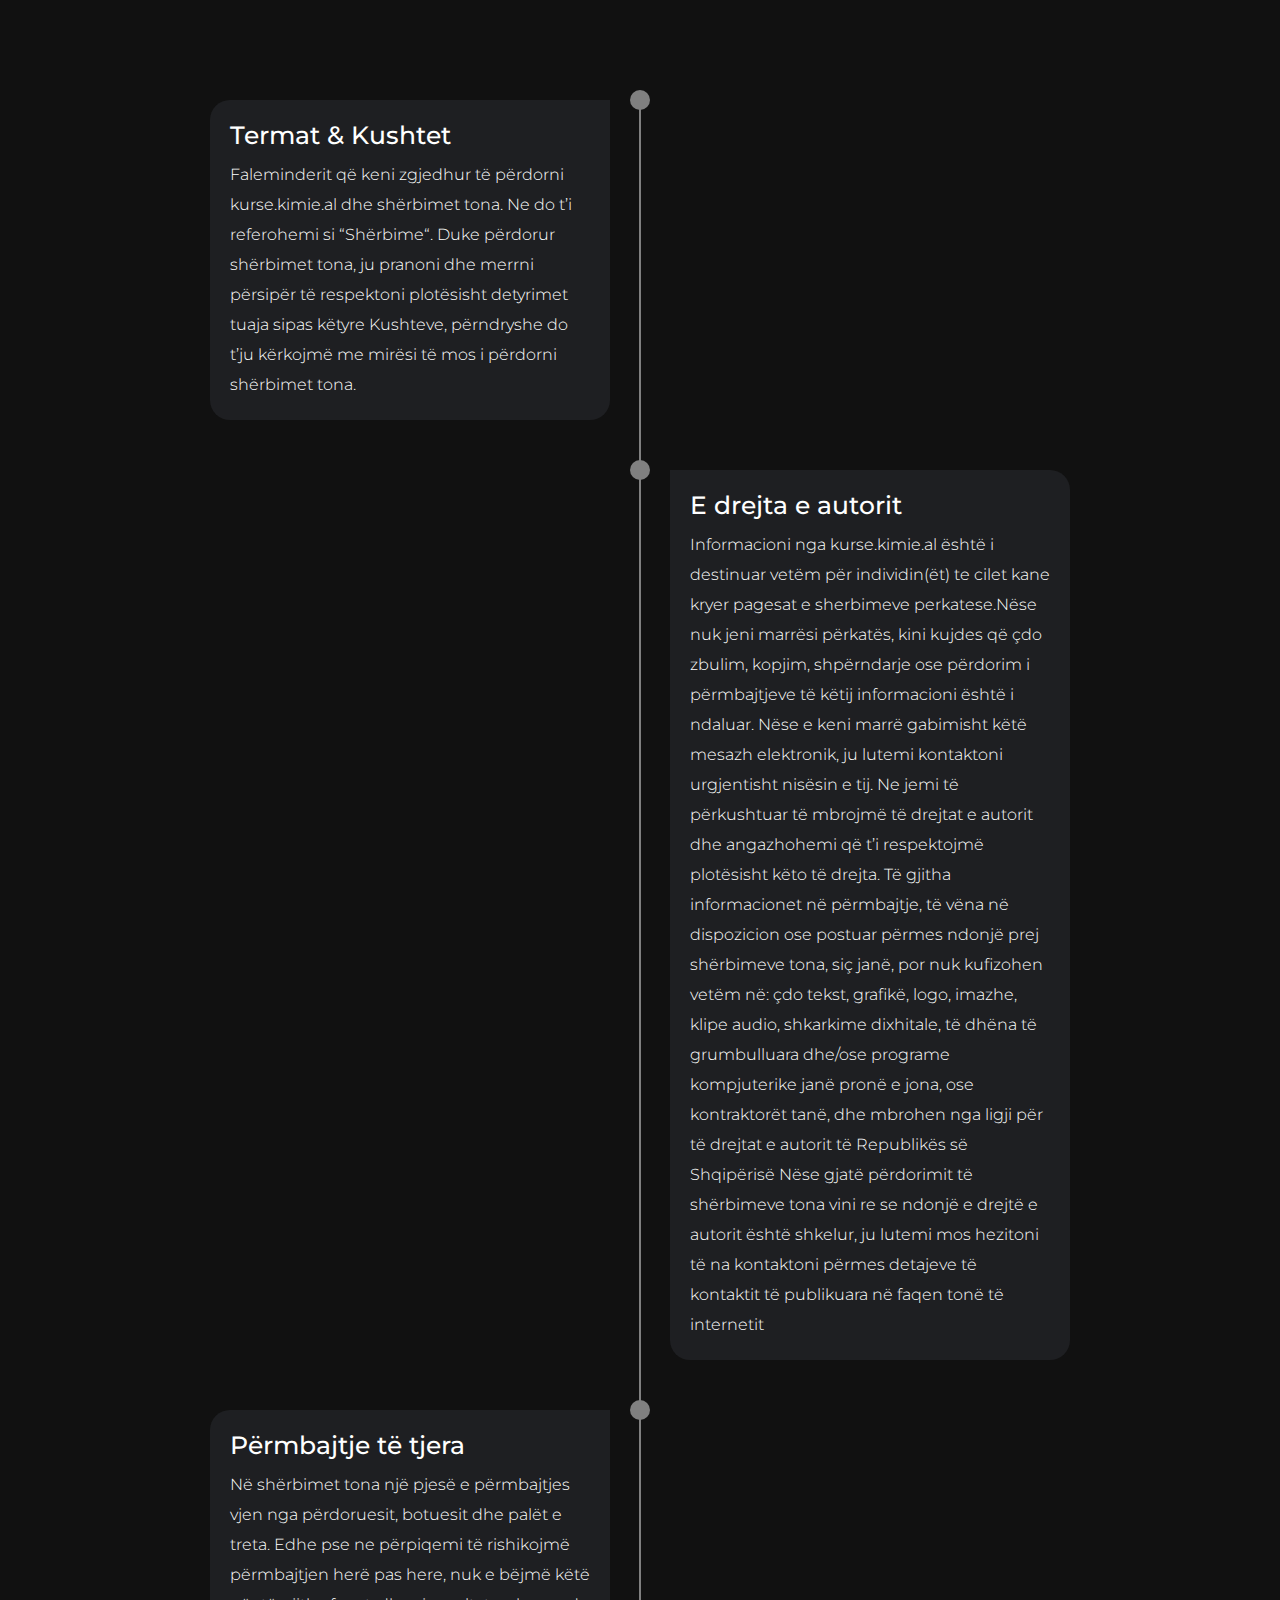
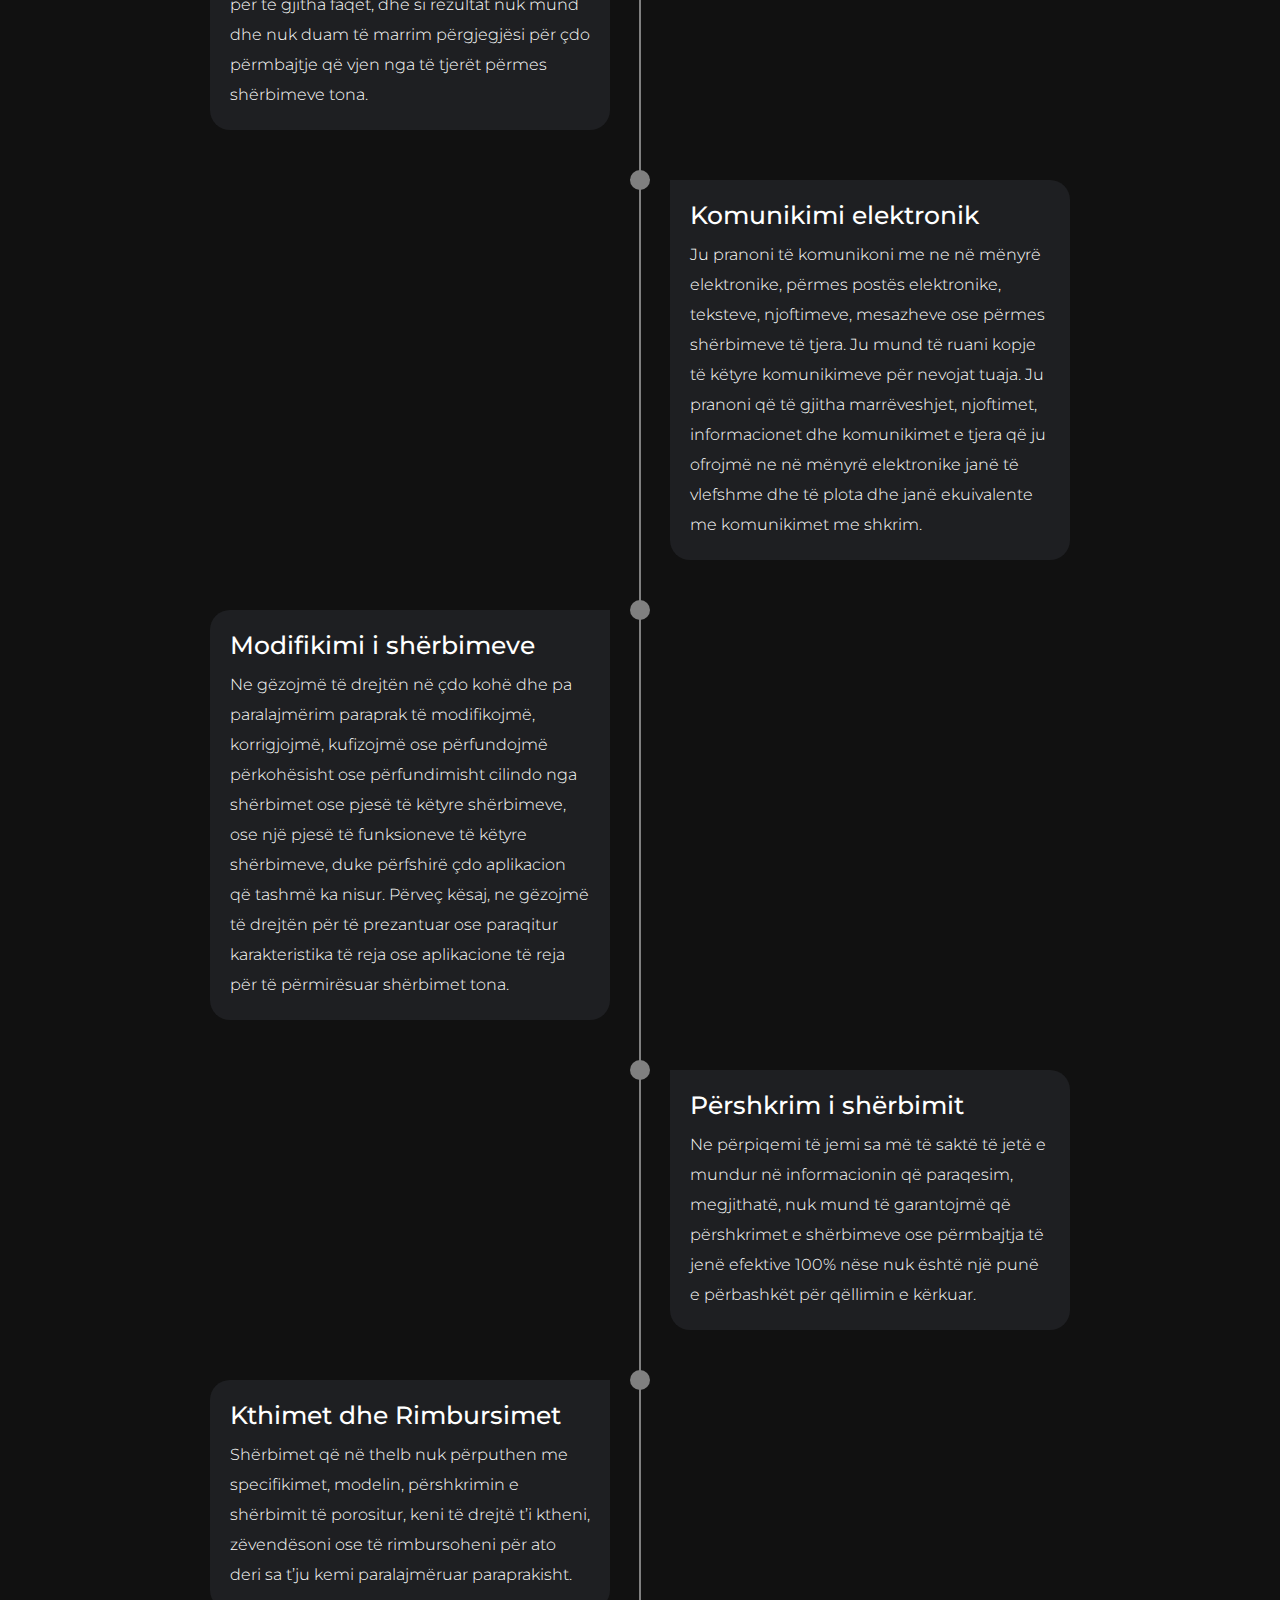
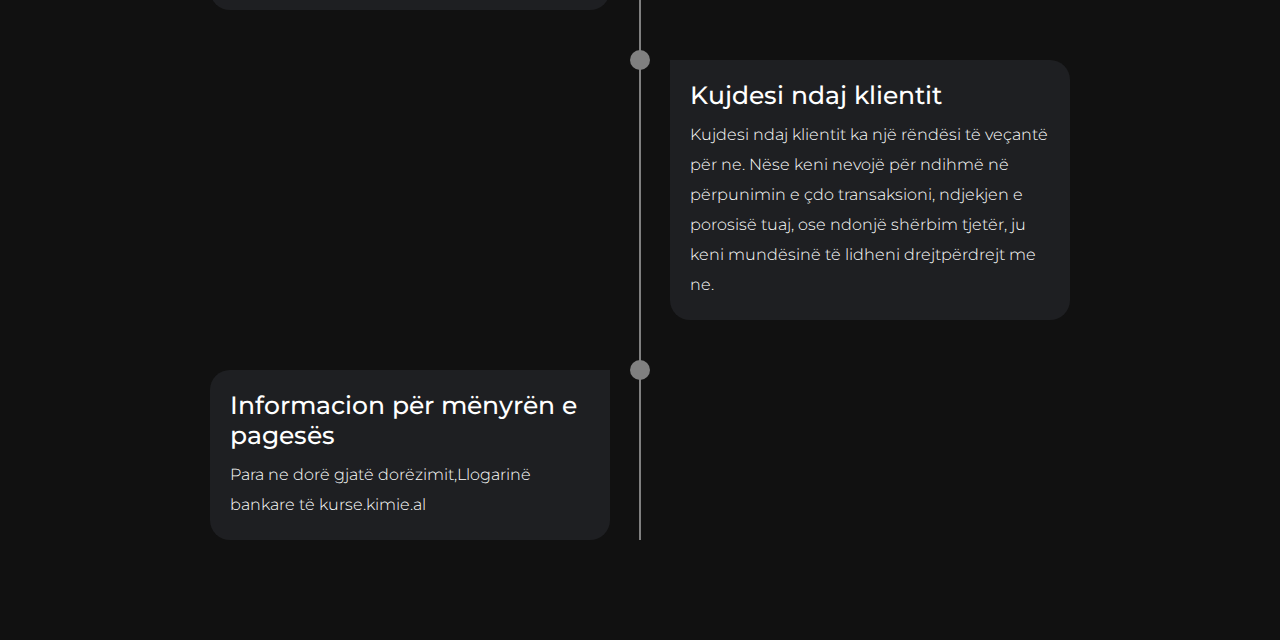
<file: assets/termat.html>
<!DOCTYPE html>
<html lang="en">
<head>
    <meta charset="UTF-8">
    <meta http-equiv="X-UA-Compatible" content="IE=edge">
    <meta name="viewport" content="width=device-width, initial-scale=1.0">
    <title>Document</title>
    <style>
        @import url("https://fonts.googleapis.com/css2?family=Montserrat:wght@300;500&display=swap");
* {
  margin: 0;
  padding: 0;
  box-sizing: border-box;
}
html {
  font-family: "Montserrat";
}
.container {
  min-height: 100vh;
  width: 100%;
  display: flex;
  align-items: center;
  justify-content: center;
  padding: 100px 0;
  background-color: #111;
}
.timeline {
  width: 80%;
  height: auto;
  max-width: 800px;
  margin: 0 auto;
  position: relative;
}

.timeline ul {
  list-style: none;
}
.timeline ul li {
  padding: 20px;
  background-color: #1e1f22;
  color: white;
  border-radius: 10px;
  margin-bottom: 20px;
}
.timeline ul li:last-child {
  margin-bottom: 0;
}
.timeline-content h1 {
  font-weight: 500;
  font-size: 25px;
  line-height: 30px;
  margin-bottom: 10px;
}
.timeline-content p {
  font-size: 16px;
  line-height: 30px;
  font-weight: 300;
}
.timeline-content .date {
  font-size: 12px;
  font-weight: 300;
  margin-bottom: 10px;
  letter-spacing: 2px;
}
@media only screen and (min-width: 768px) {
  .timeline:before {
    content: "";
    position: absolute;
    top: 0;
    left: 50%;
    transform: translateX(-50%);
    width: 2px;
    height: 100%;
    background-color: gray;
  }
  .timeline ul li {
    width: 50%;
    position: relative;
    margin-bottom: 50px;
  }
  .timeline ul li:nth-child(odd) {
    float: left;
    clear: right;
    transform: translateX(-30px);
    border-radius: 20px 0px 20px 20px;
  }
  .timeline ul li:nth-child(even) {
    float: right;
    clear: left;
    transform: translateX(30px);
    border-radius: 0px 20px 20px 20px;
  }
  .timeline ul li::before {
    content: "";
    position: absolute;
    height: 20px;
    width: 20px;
    border-radius: 50%;
    background-color: gray;
    top: 0px;
  }
  .timeline ul li:nth-child(odd)::before {
    transform: translate(50%, -50%);
    right: -30px;
  }
  .timeline ul li:nth-child(even)::before {
    transform: translate(-50%, -50%);
    left: -30px;
  }
  .timeline-content .date {
    position: absolute;
    top: -30px;
  }
  .timeline ul li:hover::before {
    background-color: aqua;
  }
}

    </style>
</head>
<body>
    <div class="container">
        <div class="timeline">
            <ul>
                <li>
                    <div class="timeline-content">
                        <h1>Termat & Kushtet</h1>
                        <p>Faleminderit që keni zgjedhur të përdorni kurse.kimie.al dhe shërbimet tona. Ne do t’i referohemi si “Shërbime“.
                        Duke përdorur shërbimet tona, ju pranoni dhe merrni përsipër të respektoni plotësisht detyrimet tuaja sipas këtyre
                        Kushteve, përndryshe do t’ju kërkojmë me mirësi të mos i përdorni shërbimet tona.</p>
                    </div>
                </li>
                <li>
                    <div class="timeline-content">
                        <h1>E drejta e autorit</h1>
                        <p>Informacioni nga kurse.kimie.al është i destinuar vetëm për individin(ët) te cilet kane kryer pagesat e sherbimeve
                        perkatese.Nëse nuk jeni marrësi përkatës, kini kujdes që çdo zbulim, kopjim, shpërndarje ose përdorim i përmbajtjeve të
                        këtij informacioni është i ndaluar. Nëse e keni marrë gabimisht këtë mesazh elektronik, ju lutemi kontaktoni urgjentisht
                        nisësin e tij.
                        
                        Ne jemi të përkushtuar të mbrojmë të drejtat e autorit dhe angazhohemi që t’i respektojmë plotësisht këto të drejta. Të
                        gjitha informacionet në përmbajtje, të vëna në dispozicion ose postuar përmes ndonjë prej shërbimeve tona, siç janë, por
                        nuk kufizohen vetëm në: çdo tekst, grafikë, logo, imazhe, klipe audio, shkarkime dixhitale, të dhëna të grumbulluara
                        dhe/ose programe kompjuterike janë pronë e jona, ose kontraktorët tanë, dhe mbrohen nga ligji për të drejtat e autorit
                        të Republikës së Shqipërisë Nëse gjatë përdorimit të shërbimeve tona vini re se ndonjë e drejtë e autorit është shkelur,
                        ju lutemi mos hezitoni të na kontaktoni përmes detajeve të kontaktit të publikuara në faqen tonë të internetit</p>
                    </div>
                </li>
                <li>
                    <div class="timeline-content">
                        <h1>Përmbajtje të tjera</h1>
                        <p>Në shërbimet tona një pjesë e përmbajtjes vjen nga përdoruesit, botuesit dhe palët e treta. Edhe pse ne përpiqemi të
                        rishikojmë përmbajtjen herë pas here, nuk e bëjmë këtë për të gjitha faqet, dhe si rezultat nuk mund dhe nuk duam të
                        marrim përgjegjësi për çdo përmbajtje që vjen nga të tjerët përmes shërbimeve tona.</p>
                    </div>
                </li>
                <li>
                    <div class="timeline-content">
                        <h1>Komunikimi elektronik</h1>
                        <p>Ju pranoni të komunikoni me ne në mënyrë elektronike, përmes postës elektronike, teksteve, njoftimeve, mesazheve ose
                        përmes shërbimeve të tjera. Ju mund të ruani kopje të këtyre komunikimeve për nevojat tuaja. Ju pranoni që të gjitha
                        marrëveshjet, njoftimet, informacionet dhe komunikimet e tjera që ju ofrojmë ne në mënyrë elektronike janë të vlefshme
                        dhe të plota dhe janë ekuivalente me komunikimet me shkrim.</p>
                    </div>
                </li>
                <li>
                    <div class="timeline-content">
                        <h1>Modifikimi i shërbimeve</h1>
                        <p>Ne gëzojmë të drejtën në çdo kohë dhe pa paralajmërim paraprak të modifikojmë, korrigjojmë, kufizojmë ose përfundojmë
                        përkohësisht ose përfundimisht cilindo nga shërbimet ose pjesë të këtyre shërbimeve, ose një pjesë të funksioneve të
                        këtyre shërbimeve, duke përfshirë çdo aplikacion që tashmë ka nisur. Përveç kësaj, ne gëzojmë të drejtën për të
                        prezantuar ose paraqitur karakteristika të reja ose aplikacione të reja për të përmirësuar shërbimet tona.</p>
                    </div>
                </li>
                <li>
                    <div class="timeline-content">
                        <h1>Përshkrim i shërbimit</h1>
                        <p>Ne përpiqemi të jemi sa më të saktë të jetë e mundur në informacionin që paraqesim, megjithatë, nuk mund të garantojmë
                        që përshkrimet e shërbimeve ose përmbajtja të jenë efektive 100% nëse nuk është një punë e përbashkët për qëllimin e
                        kërkuar.</p>
                    </div>
                </li>
                <li>
                    <div class="timeline-content">
                        <h1>Kthimet dhe Rimbursimet</h1>
                        <p>Shërbimet që në thelb nuk përputhen me specifikimet, modelin, përshkrimin e shërbimit të porositur, keni të drejtë t’i
                        ktheni, zëvendësoni ose të rimbursoheni për ato deri sa t’ju kemi paralajmëruar paraprakisht.</p>
                    </div>
                </li>
                  <li>
                    <div class="timeline-content">
                        <h1>Kujdesi ndaj klientit</h1>
                        <p>Kujdesi ndaj klientit ka një rëndësi të veçantë për ne. Nëse keni nevojë për ndihmë në përpunimin e çdo transaksioni,
                        ndjekjen e porosisë tuaj, ose ndonjë shërbim tjetër, ju keni mundësinë të lidheni drejtpërdrejt me ne.</p>
                    </div>
                </li><li>
                    <div class="timeline-content">
                        <h1>Informacion për mënyrën e pagesës</h1>
                        <p>Para ne dorë gjatë dorëzimit,Llogarinë bankare të kurse.kimie.al</p>
                    </div>
                </li>
            </ul>
        </div>
    </div>
</body>
</html>
</file>
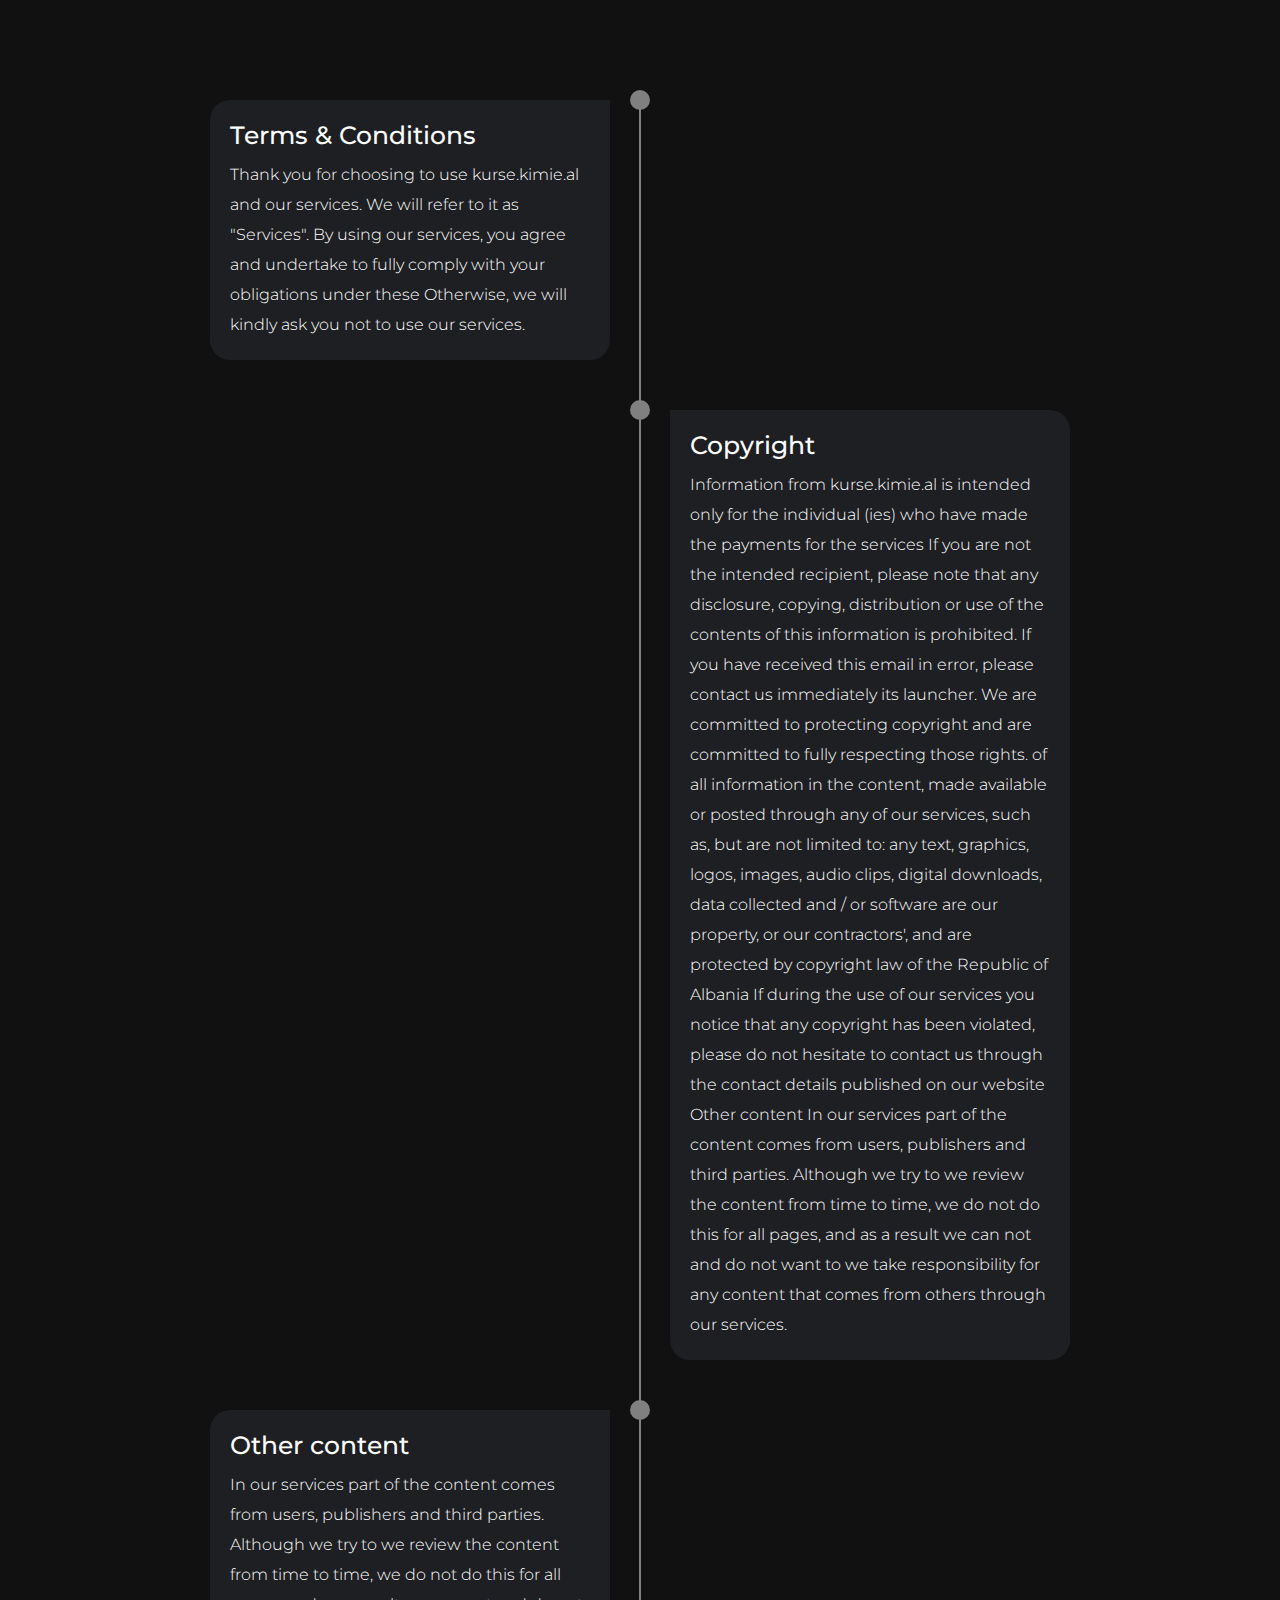
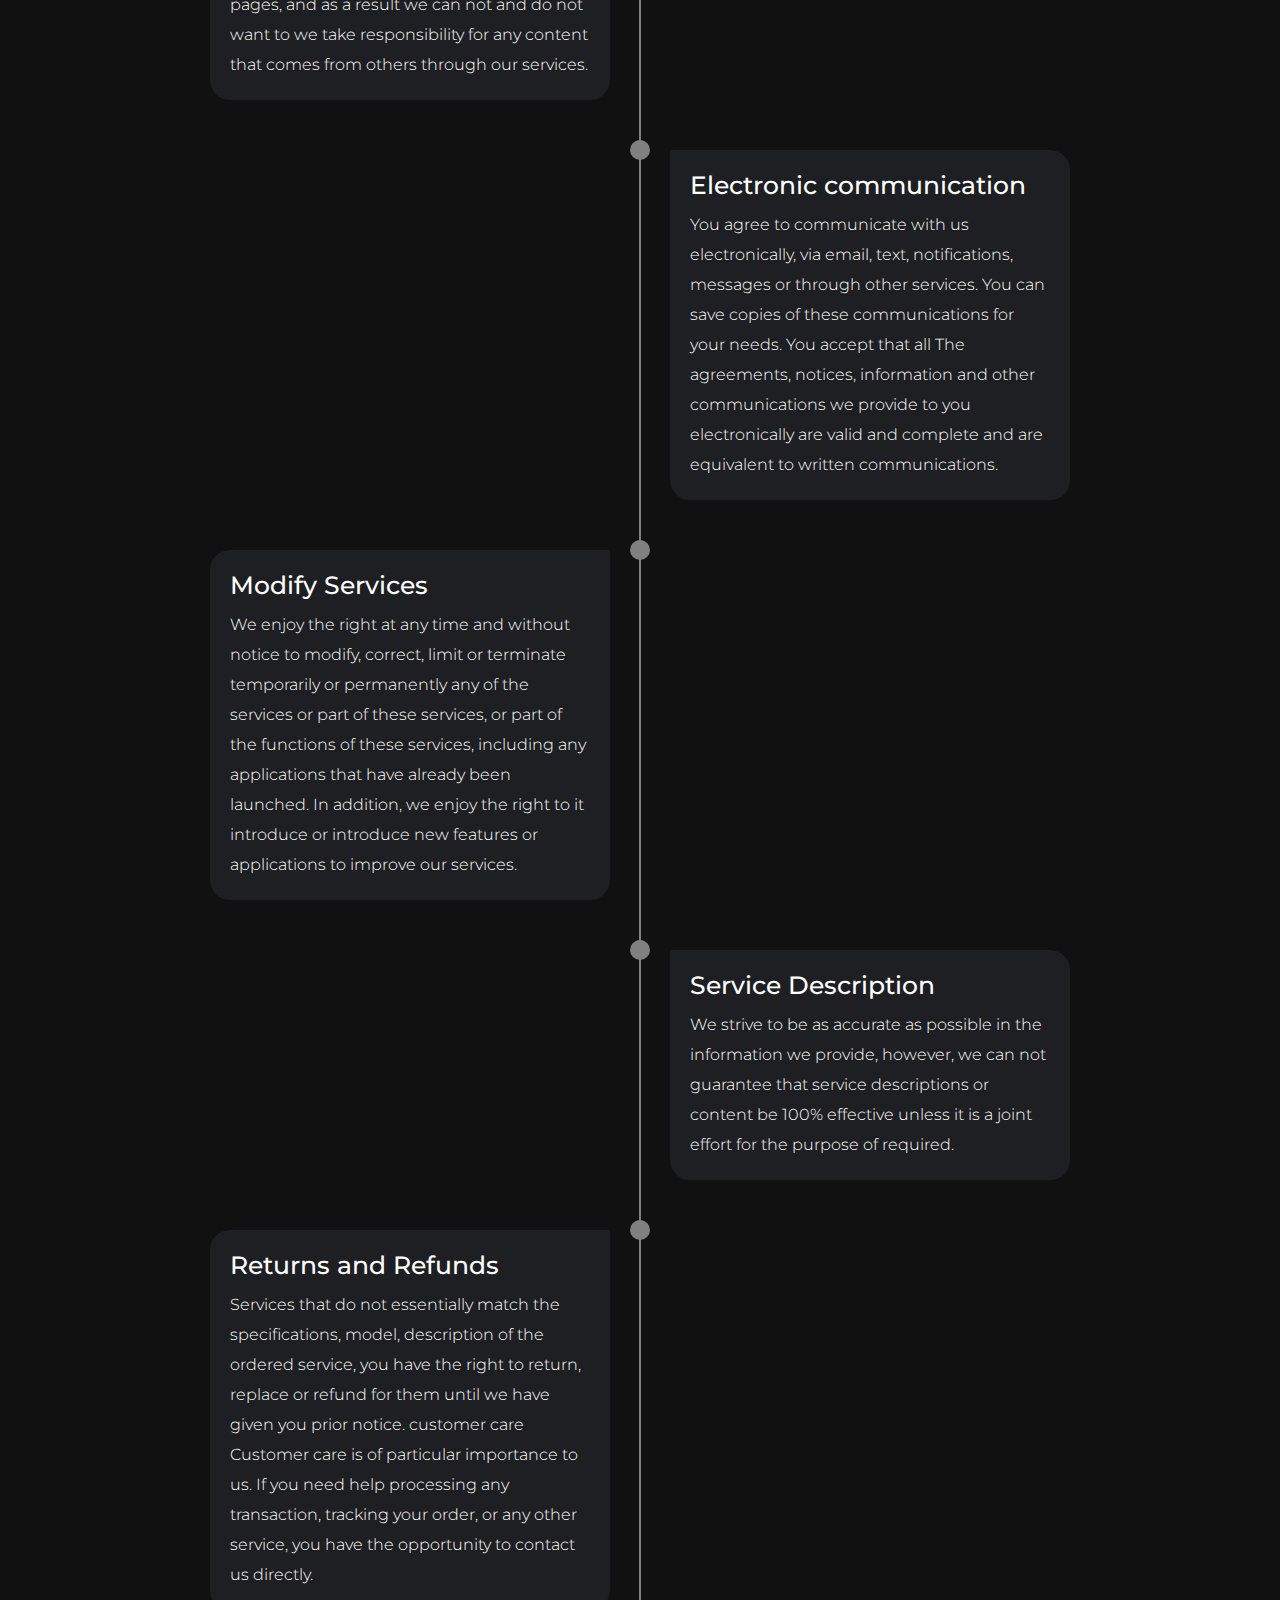
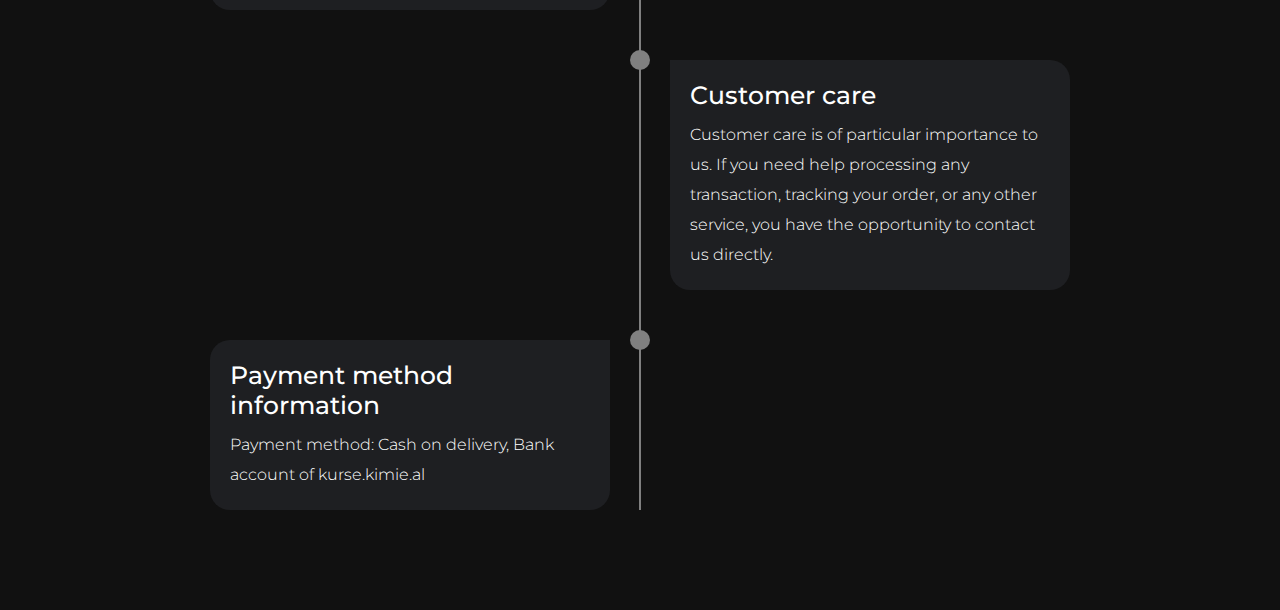
<file: assets/termate.html>
<!DOCTYPE html>
    <html lang="en">
    
    <head>
        <meta charset="UTF-8">
        <meta http-equiv="X-UA-Compatible" content="IE=edge">
        <meta name="viewport" content="width=device-width, initial-scale=1.0">
        <title>Document</title>
        <style>
            @import url("https://fonts.googleapis.com/css2?family=Montserrat:wght@300;500&display=swap");
    
            * {
                margin: 0;
                padding: 0;
                box-sizing: border-box;
            }
    
            html {
                font-family: "Montserrat";
            }
    
            .container {
                min-height: 100vh;
                width: 100%;
                display: flex;
                align-items: center;
                justify-content: center;
                padding: 100px 0;
                background-color: #111;
            }
    
            .timeline {
                width: 80%;
                height: auto;
                max-width: 800px;
                margin: 0 auto;
                position: relative;
            }
    
            .timeline ul {
                list-style: none;
            }
    
            .timeline ul li {
                padding: 20px;
                background-color: #1e1f22;
                color: white;
                border-radius: 10px;
                margin-bottom: 20px;
            }
    
            .timeline ul li:last-child {
                margin-bottom: 0;
            }
    
            .timeline-content h1 {
                font-weight: 500;
                font-size: 25px;
                line-height: 30px;
                margin-bottom: 10px;
            }
    
            .timeline-content p {
                font-size: 16px;
                line-height: 30px;
                font-weight: 300;
            }
    
            .timeline-content .date {
                font-size: 12px;
                font-weight: 300;
                margin-bottom: 10px;
                letter-spacing: 2px;
            }
    
            @media only screen and (min-width: 768px) {
                .timeline:before {
                    content: "";
                    position: absolute;
                    top: 0;
                    left: 50%;
                    transform: translateX(-50%);
                    width: 2px;
                    height: 100%;
                    background-color: gray;
                }
    
                .timeline ul li {
                    width: 50%;
                    position: relative;
                    margin-bottom: 50px;
                }
    
                .timeline ul li:nth-child(odd) {
                    float: left;
                    clear: right;
                    transform: translateX(-30px);
                    border-radius: 20px 0px 20px 20px;
                }
    
                .timeline ul li:nth-child(even) {
                    float: right;
                    clear: left;
                    transform: translateX(30px);
                    border-radius: 0px 20px 20px 20px;
                }
    
                .timeline ul li::before {
                    content: "";
                    position: absolute;
                    height: 20px;
                    width: 20px;
                    border-radius: 50%;
                    background-color: gray;
                    top: 0px;
                }
    
                .timeline ul li:nth-child(odd)::before {
                    transform: translate(50%, -50%);
                    right: -30px;
                }
    
                .timeline ul li:nth-child(even)::before {
                    transform: translate(-50%, -50%);
                    left: -30px;
                }
    
                .timeline-content .date {
                    position: absolute;
                    top: -30px;
                }
    
                .timeline ul li:hover::before {
                    background-color: aqua;
                }
            }
        </style>
    </head>
    
    <body>
        <div class="container">
            <div class="timeline">
                <ul>
                    <li>
                        <div class="timeline-content">
                            <h1>Terms & Conditions</h1>
                            <p>Thank you for choosing to use kurse.kimie.al and our services. We will refer to it as "Services".
                            By using our services, you agree and undertake to fully comply with your obligations under these
                            Otherwise, we will kindly ask you not to use our services.</p>
                        </div>
                    </li>
                    <li>
                        <div class="timeline-content">
                            <h1>Copyright</h1>
                            <p>Information from kurse.kimie.al is intended only for the individual (ies) who have made the payments for the services
                            If you are not the intended recipient, please note that any disclosure, copying, distribution or use of the contents
                            of
                            this information is prohibited. If you have received this email in error, please contact us immediately
                            its launcher.
                            We are committed to protecting copyright and are committed to fully respecting those rights. of
                            all information in the content, made available or posted through any of our services, such as, but
                            are not limited to: any text, graphics, logos, images, audio clips, digital downloads, data collected
                            and / or software are our property, or our contractors', and are protected by copyright law
                            of the Republic of Albania If during the use of our services you notice that any copyright has been violated,
                            please do not hesitate to contact us through the contact details published on our website
                            Other content
                            In our services part of the content comes from users, publishers and third parties. Although we try to
                            we review the content from time to time, we do not do this for all pages, and as a result we can not and do not want
                            to
                            we take responsibility for any content that comes from others through our services.</p>
                        </div>
                    </li>
                    <li>
                        <div class="timeline-content">
                            <h1>Other content</h1>
                            <p>In our services part of the content comes from users, publishers and third parties.
                            Although we try to
                            we review the content from time to time, we do not do this for all pages, and as a result
                            we can not and do not want to
                            we take responsibility for any content that comes from others through our services.</p>
                        </div>
                    </li>
                    <li>
                        <div class="timeline-content">
                            <h1>Electronic communication</h1>
                            <p>You agree to communicate with us electronically, via email, text, notifications, messages or
                            through other services. You can save copies of these communications for your needs. You accept that all
                            The agreements, notices, information and other communications we provide to you electronically are valid
                            and complete and are equivalent to written communications.</p>
                        </div>
                    </li>
                    <li>
                        <div class="timeline-content">
                            <h1>Modify Services</h1>
                            <p>We enjoy the right at any time and without notice to modify, correct, limit or terminate
                            temporarily or permanently any of the services or part of these services, or part of the functions of
                            these services, including any applications that have already been launched. In addition, we enjoy the right to it
                            introduce or introduce new features or applications to improve our services.</p>
                        </div>
                    </li>
                    <li>
                        <div class="timeline-content">
                            <h1>Service Description</h1>
                            <p>We strive to be as accurate as possible in the information we provide, however, we can not guarantee
                            that service descriptions or content be 100% effective unless it is a joint effort for the purpose of
                            required.</p>
                        </div>
                    </li>
                    <li>
                        <div class="timeline-content">
                            <h1>Returns and Refunds</h1>
                            <p>Services that do not essentially match the specifications, model, description of the ordered service, you have the right
                            to
                            return, replace or refund for them until we have given you prior notice.
                            customer care
                            Customer care is of particular importance to us. If you need help processing any transaction,
                            tracking your order, or any other service, you have the opportunity to contact us directly.</p>
                        </div>
                    </li>
                    <li>
                        <div class="timeline-content">
                            <h1>Customer care</h1>
                            <p>Customer care is of particular importance to us. If you need help processing any transaction,
                            tracking your order, or any other service, you have the opportunity to contact us directly.</p>
                        </div>
                    </li>
                    <li>
                        <div class="timeline-content">
                            <h1>Payment method information</h1>
                            <p>Payment method: Cash on delivery, Bank account of kurse.kimie.al</p>
                        </div>
                    </li>
                </ul>
            </div>
        </div>
    </body>
    
    </html>
</file>
